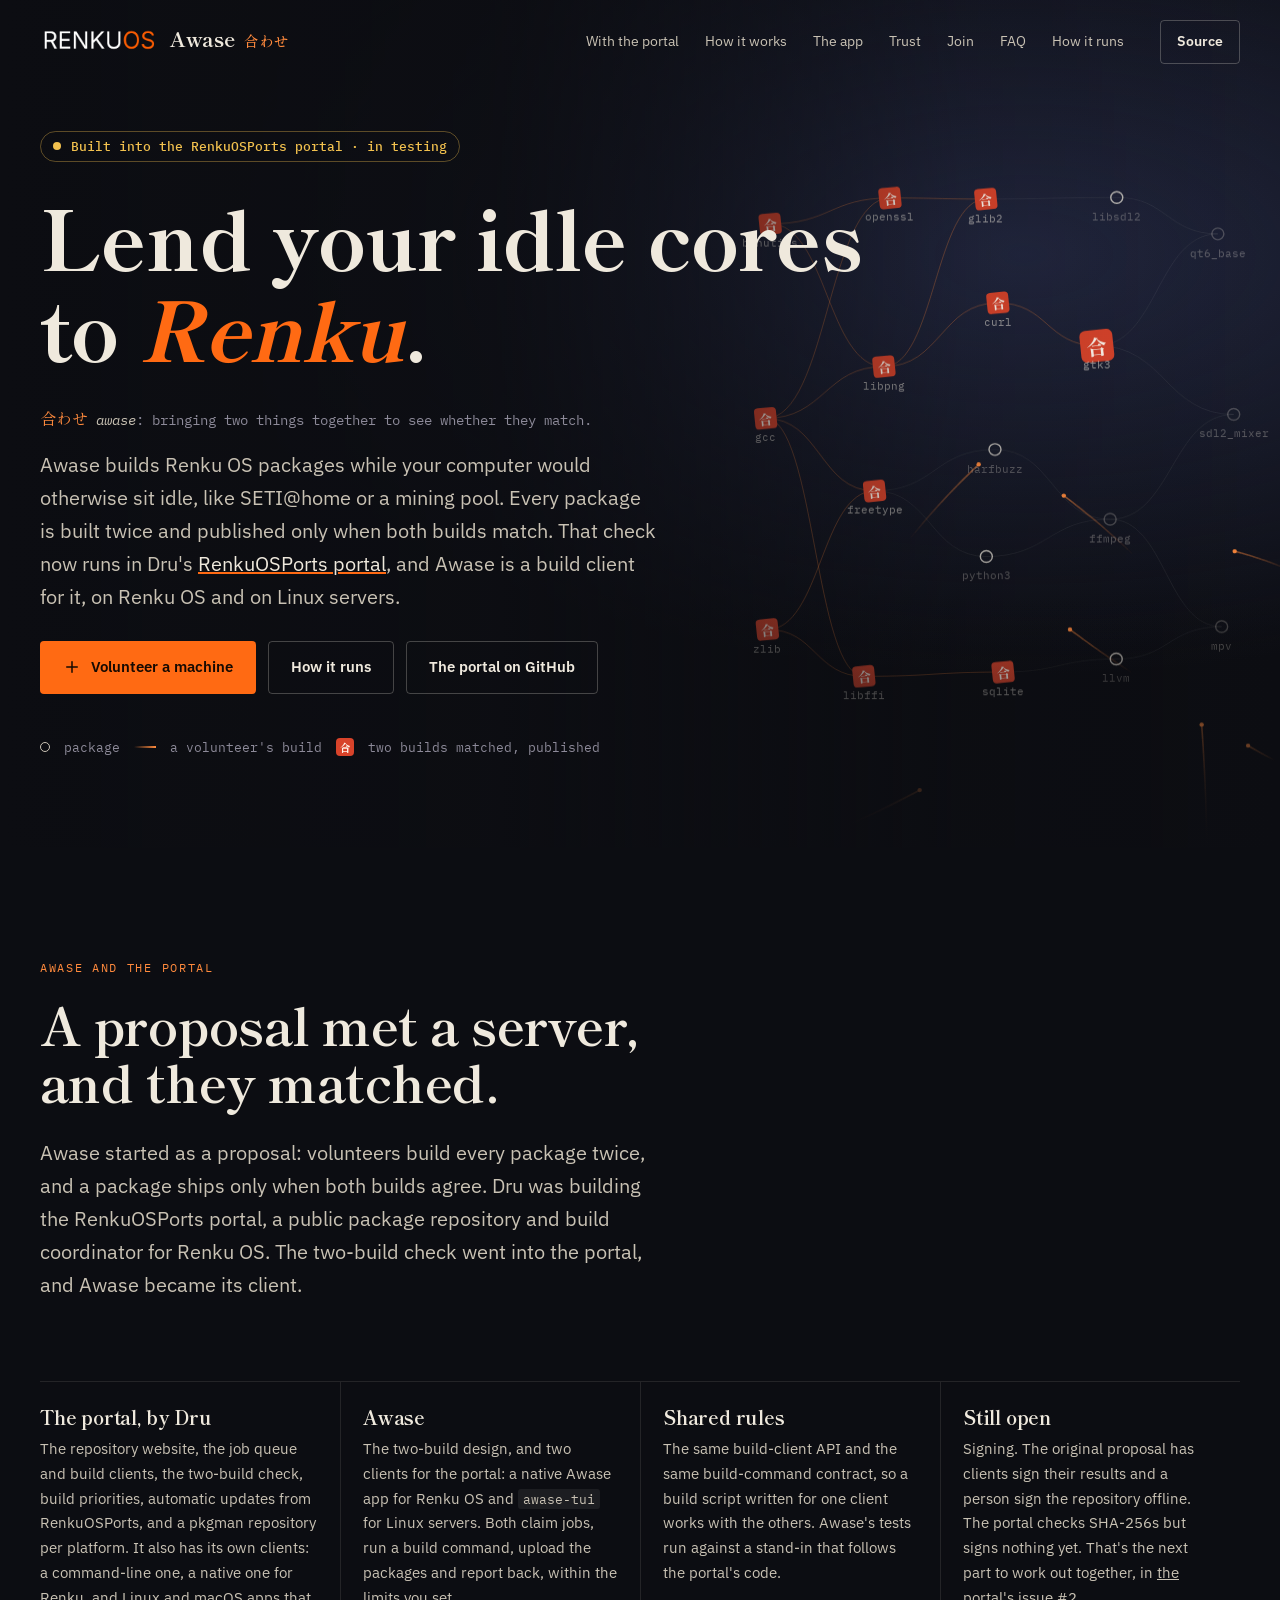
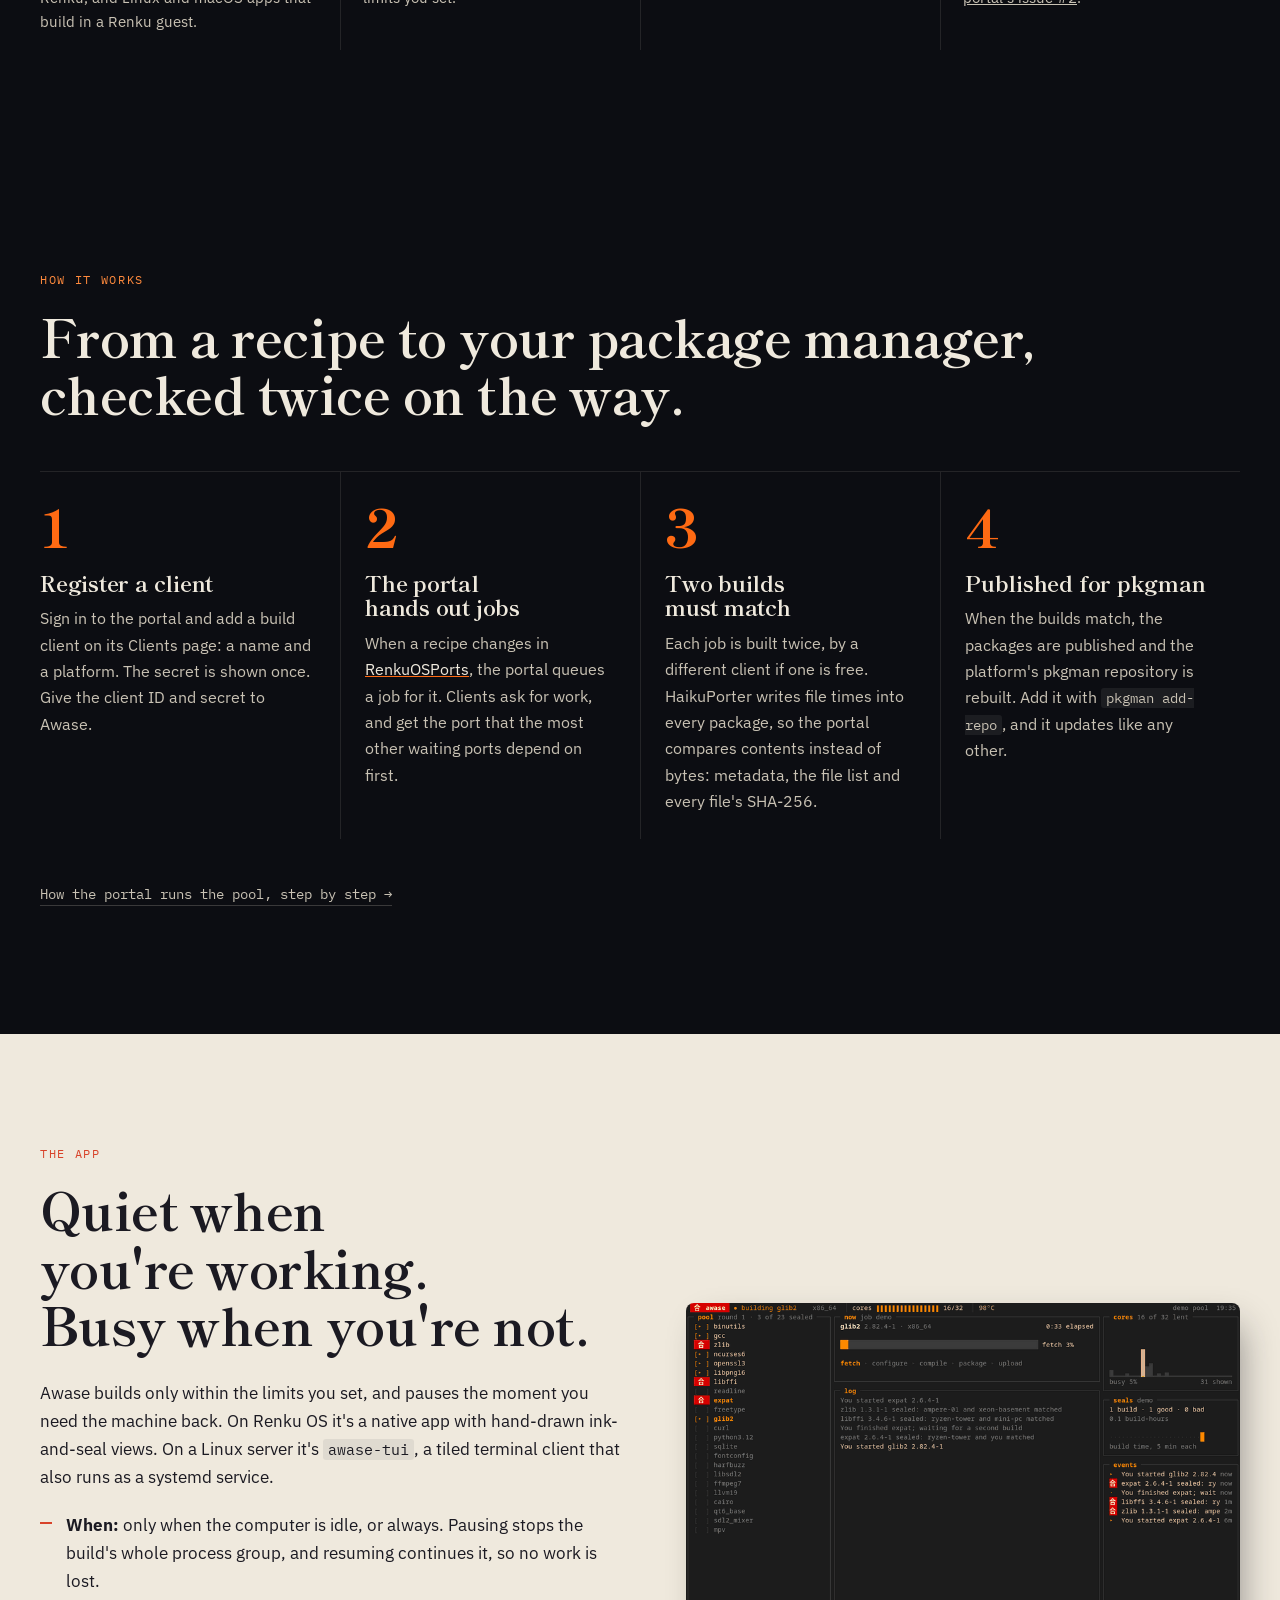
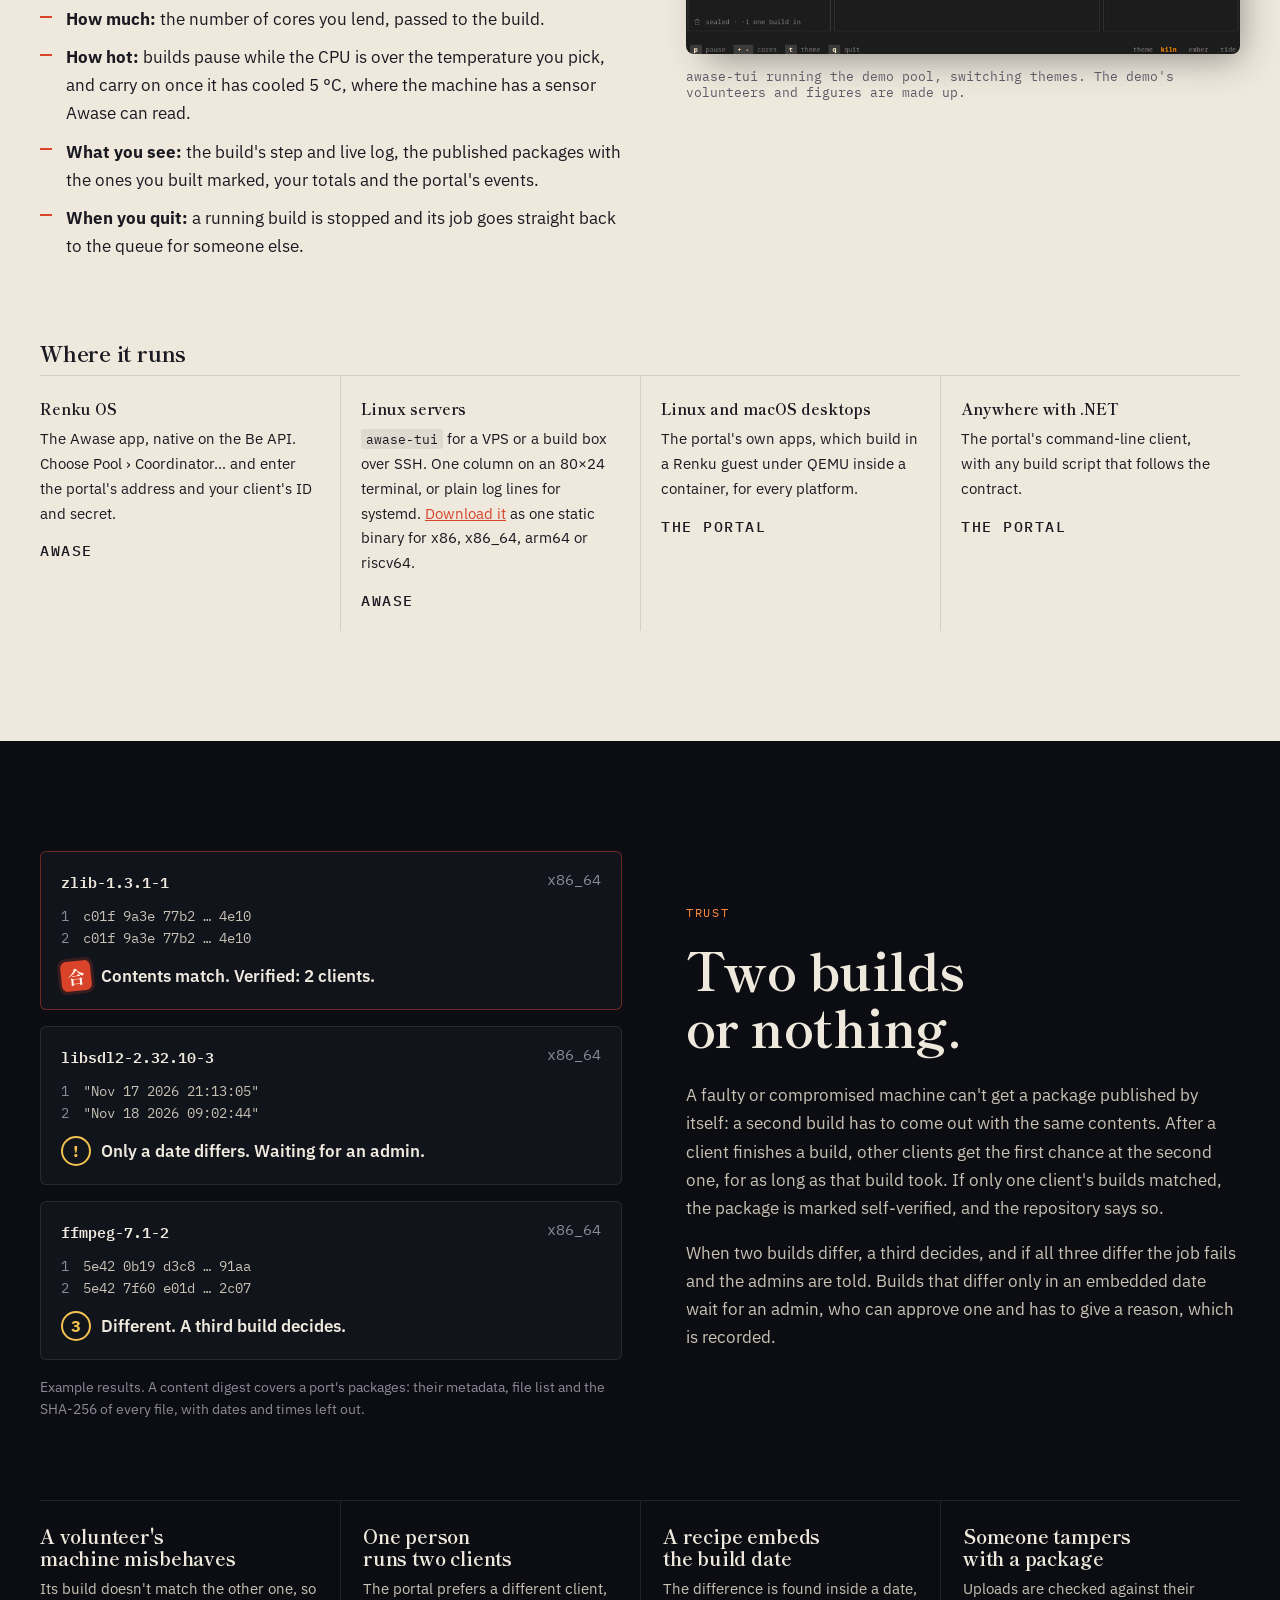
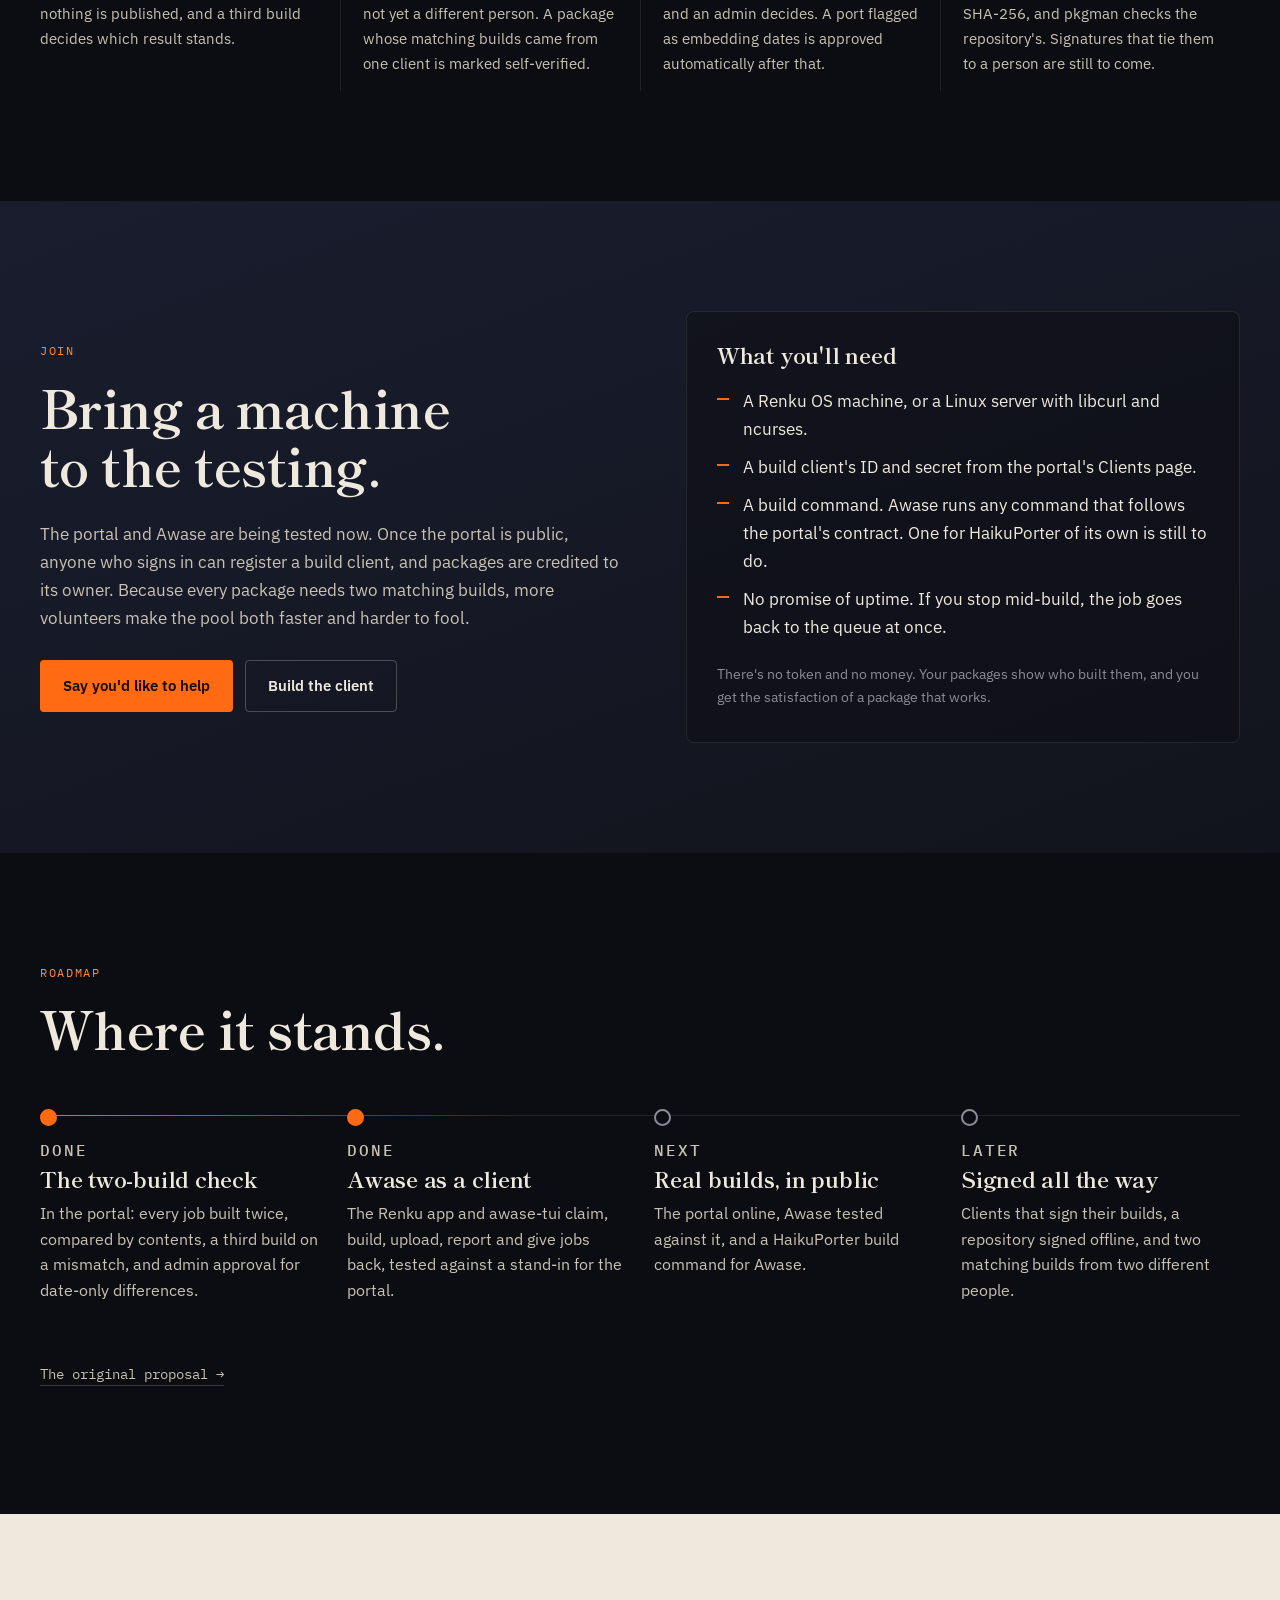
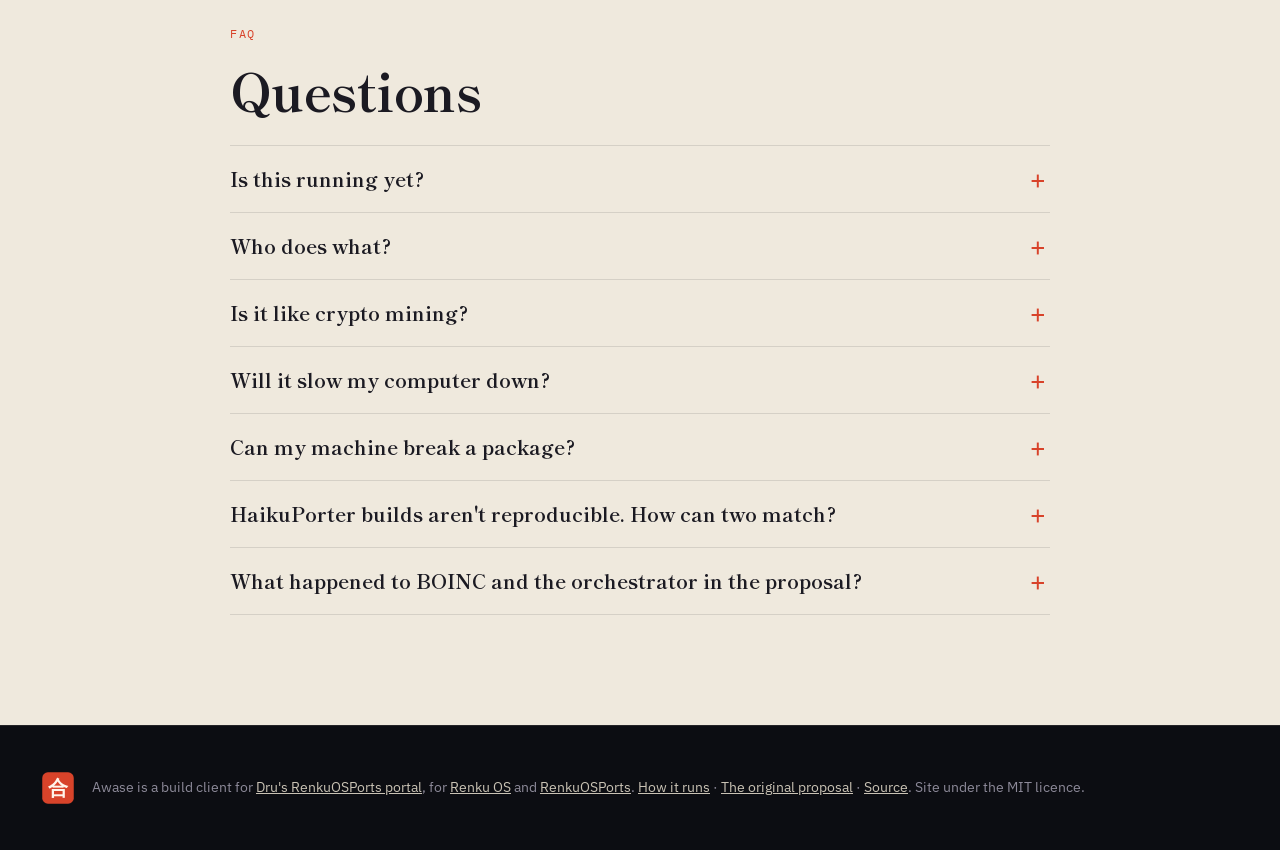
<file: index.html>
<!doctype html>
<html lang="en">
<head>
<meta charset="utf-8">
<meta name="viewport" content="width=device-width, initial-scale=1, viewport-fit=cover">
<title>Awase · volunteer builds for Renku OS</title>
<meta name="description" content="Lend your computer's idle time to build Renku OS packages. Every package is built twice and published only when both builds match: a check that now runs in the RenkuOSPorts portal, with Awase as its client.">
<meta property="og:title" content="Awase">
<meta property="og:description" content="Volunteer package builds for Renku OS. Two builds or nothing.">
<link rel="icon" href="assets/awase.svg" type="image/svg+xml">
<link rel="preconnect" href="https://fonts.googleapis.com">
<link rel="preconnect" href="https://fonts.gstatic.com" crossorigin>
<link rel="stylesheet" href="https://fonts.googleapis.com/css2?family=Shippori+Mincho:wght@500;700;800&family=IBM+Plex+Sans:wght@400;500;600&family=IBM+Plex+Mono:wght@400;500&display=swap">
<link rel="stylesheet" href="assets/style.css">
</head>
<body>
<a class="skip" href="#main">Skip to content</a>

<header class="site-header">
  <div class="wrap header-inner">
    <a class="brand" href="./" aria-label="Awase home">
      <img src="assets/logo.png" alt="Renku OS" width="600" height="201">
      <span class="brand-sub">Awase <span class="brand-kanji">合わせ</span></span>
    </a>
    <nav id="nav" aria-label="Sections">
      <a href="#together">With the portal</a>
      <a href="#how">How it works</a>
      <a href="#app">The app</a>
      <a href="#trust">Trust</a>
      <a href="#join">Join</a>
      <a href="#faq">FAQ</a>
      <a href="orchestration.html">How it runs</a>
    </nav>
    <button class="menu-toggle" aria-controls="nav" aria-expanded="false">Menu</button>
    <a class="btn btn-ghost header-cta" href="https://github.com/idumych/awase">Source</a>
  </div>
</header>

<main id="main">

<section class="hero">
  <canvas id="loom" aria-hidden="true"></canvas>
  <div class="wrap hero-inner">
    <p class="status"><span class="dot"></span>Built into the RenkuOSPorts portal · in testing</p>
    <h1>Lend your idle cores<br>to <span class="ink-fire">Renku</span>.</h1>
    <p class="name-note"><span lang="ja">合わせ</span> <i>awase</i>: bringing two things together to see whether they match.</p>
    <p class="lead">Awase builds Renku OS packages while your computer would otherwise sit idle, like SETI@home or a mining pool. Every package is built twice and published only when both builds match. That check now runs in Dru's <a href="https://github.com/Druware/RenkuOSPorts-Portal">RenkuOSPorts portal</a>, and Awase is a build client for it, on Renku OS and on Linux servers.</p>
    <div class="actions">
      <a class="btn btn-fire" href="#join">
        <svg viewBox="0 0 24 24" aria-hidden="true"><path d="M12 5v14M5 12h14"/></svg>
        Volunteer a machine
      </a>
      <a class="btn btn-ghost" href="orchestration.html">How it runs</a>
      <a class="btn btn-ghost" href="https://github.com/Druware/RenkuOSPorts-Portal">The portal on GitHub</a>
    </div>
    <p class="hero-key"><span class="k-node"></span>package <span class="k-thread"></span>a volunteer's build <span class="k-seal">合</span>two builds matched, published</p>
  </div>
</section>

<section id="together" class="band">
  <div class="wrap">
    <p class="label">Awase and the portal</p>
    <h2>A proposal met a server,<br>and they matched.</h2>
    <p class="lead">Awase started as a proposal: volunteers build every package twice, and a package ships only when both builds agree. Dru was building the RenkuOSPorts portal, a public package repository and build coordinator for Renku OS. The two-build check went into the portal, and Awase became its client.</p>
    <div class="threats">
      <div><h3>The portal, by Dru</h3><p>The repository website, the job queue and build clients, the two-build check, build priorities, automatic updates from RenkuOSPorts, and a pkgman repository per platform. It also has its own clients: a command-line one, a native one for Renku, and Linux and macOS apps that build in a Renku guest.</p></div>
      <div><h3>Awase</h3><p>The two-build design, and two clients for the portal: a native Awase app for Renku OS and <code>awase-tui</code> for Linux servers. Both claim jobs, run a build command, upload the packages and report back, within the limits you set.</p></div>
      <div><h3>Shared rules</h3><p>The same build-client API and the same build-command contract, so a build script written for one client works with the others. Awase's tests run against a stand-in that follows the portal's code.</p></div>
      <div><h3>Still open</h3><p>Signing. The original proposal has clients sign their results and a person sign the repository offline. The portal checks SHA-256s but signs nothing yet. That's the next part to work out together, in <a href="https://github.com/Druware/RenkuOSPorts-Portal/issues/2">the portal's issue #2</a>.</p></div>
    </div>
  </div>
</section>

<section id="how" class="band">
  <div class="wrap">
    <p class="label">How it works</p>
    <h2>From a recipe to your package manager,<br>checked twice on the way.</h2>
    <ol class="steps">
      <li>
        <span class="step-n">1</span>
        <h3>Register a client</h3>
        <p>Sign in to the portal and add a build client on its Clients page: a name and a platform. The secret is shown once. Give the client ID and secret to Awase.</p>
      </li>
      <li>
        <span class="step-n">2</span>
        <h3>The portal hands out jobs</h3>
        <p>When a recipe changes in <a href="https://github.com/RenkuOS/RenkuOSPorts">RenkuOSPorts</a>, the portal queues a job for it. Clients ask for work, and get the port that the most other waiting ports depend on first.</p>
      </li>
      <li>
        <span class="step-n">3</span>
        <h3>Two builds must match</h3>
        <p>Each job is built twice, by a different client if one is free. HaikuPorter writes file times into every package, so the portal compares contents instead of bytes: metadata, the file list and every file's SHA-256.</p>
      </li>
      <li>
        <span class="step-n">4</span>
        <h3>Published for pkgman</h3>
        <p>When the builds match, the packages are published and the platform's pkgman repository is rebuilt. Add it with <code>pkgman add-repo</code>, and it updates like any other.</p>
      </li>
    </ol>
    <p class="road-more"><a class="text-link" href="orchestration.html">How the portal runs the pool, step by step →</a></p>
  </div>
</section>

<section id="app" class="band band-paper">
  <div class="wrap split">
    <div class="split-text">
      <p class="label">The app</p>
      <h2>Quiet when you're working.<br>Busy when you're not.</h2>
      <p>Awase builds only within the limits you set, and pauses the moment you need the machine back. On Renku OS it's a native app with hand-drawn ink-and-seal views. On a Linux server it's <code>awase-tui</code>, a tiled terminal client that also runs as a systemd service.</p>
      <ul class="ticks">
        <li><strong>When:</strong> only when the computer is idle, or always. Pausing stops the build's whole process group, and resuming continues it, so no work is lost.</li>
        <li><strong>How much:</strong> the number of cores you lend, passed to the build.</li>
        <li><strong>How hot:</strong> builds pause while the CPU is over the temperature you pick, and carry on once it has cooled 5 °C, where the machine has a sensor Awase can read.</li>
        <li><strong>What you see:</strong> the build's step and live log, the published packages with the ones you built marked, your totals and the portal's events.</li>
        <li><strong>When you quit:</strong> a running build is stopped and its job goes straight back to the queue for someone else.</li>
      </ul>
    </div>
    <figure class="mock">
      <img src="client/docs/awase-tui.gif" alt="awase-tui in a terminal: the package list, a build with its steps and log, CPU use per core, totals and events, switching between its kiln, ember and tide themes" width="880" height="557" loading="lazy">
      <figcaption>awase-tui running the demo pool, switching themes. The demo's volunteers and figures are made up.</figcaption>
    </figure>
  </div>
  <div class="wrap">
    <h3 class="platforms-h">Where it runs</h3>
    <div class="platforms">
      <div class="plat">
        <p class="plat-name">Renku OS</p>
        <p>The Awase app, native on the Be API. Choose Pool › Coordinator… and enter the portal's address and your client's ID and secret.</p>
        <p class="plat-when">Awase</p>
      </div>
      <div class="plat">
        <p class="plat-name">Linux servers</p>
        <p><code>awase-tui</code> for a VPS or a build box over SSH. One column on an 80×24 terminal, or plain log lines for systemd. <a href="https://github.com/idumych/awase/releases">Download it</a> as one static binary for x86, x86_64, arm64 or riscv64.</p>
        <p class="plat-when">Awase</p>
      </div>
      <div class="plat">
        <p class="plat-name">Linux and macOS desktops</p>
        <p>The portal's own apps, which build in a Renku guest under QEMU inside a container, for every platform.</p>
        <p class="plat-when">The portal</p>
      </div>
      <div class="plat">
        <p class="plat-name">Anywhere with .NET</p>
        <p>The portal's command-line client, with any build script that follows the contract.</p>
        <p class="plat-when">The portal</p>
      </div>
    </div>
  </div>
</section>

<section id="trust" class="band">
  <div class="wrap split split-rev">
    <div class="split-text">
      <p class="label">Trust</p>
      <h2>Two builds or nothing.</h2>
      <p>A faulty or compromised machine can't get a package published by itself: a second build has to come out with the same contents. After a client finishes a build, other clients get the first chance at the second one, for as long as that build took. If only one client's builds matched, the package is marked self-verified, and the repository says so.</p>
      <p>When two builds differ, a third decides, and if all three differ the job fails and the admins are told. Builds that differ only in an embedded date wait for an admin, who can approve one and has to give a reason, which is recorded.</p>
    </div>
    <div class="ledger" aria-label="Example: three jobs, one matched, one differing only in a date, one differing for real">
      <div class="job job-ok">
        <p class="job-name">zlib-1.3.1-1 <span>x86_64</span></p>
        <p class="hash"><i>1</i>c01f 9a3e 77b2 … 4e10</p>
        <p class="hash"><i>2</i>c01f 9a3e 77b2 … 4e10</p>
        <p class="verdict"><span class="seal">合</span>Contents match. Verified: 2 clients.</p>
      </div>
      <div class="job job-bad">
        <p class="job-name">libsdl2-2.32.10-3 <span>x86_64</span></p>
        <p class="hash"><i>1</i>"Nov 17 2026 21:13:05"</p>
        <p class="hash"><i>2</i>"Nov 18 2026 09:02:44"</p>
        <p class="verdict"><span class="flag">!</span>Only a date differs. Waiting for an admin.</p>
      </div>
      <div class="job job-bad">
        <p class="job-name">ffmpeg-7.1-2 <span>x86_64</span></p>
        <p class="hash"><i>1</i>5e42 0b19 d3c8 … 91aa</p>
        <p class="hash"><i>2</i>5e42 7f60 e01d … 2c07</p>
        <p class="verdict"><span class="flag">3</span>Different. A third build decides.</p>
      </div>
      <p class="ledger-note">Example results. A content digest covers a port's packages: their metadata, file list and the SHA-256 of every file, with dates and times left out.</p>
    </div>
  </div>
  <div class="wrap">
    <div class="threats">
      <div><h3>A volunteer's machine misbehaves</h3><p>Its build doesn't match the other one, so nothing is published, and a third build decides which result stands.</p></div>
      <div><h3>One person runs two clients</h3><p>The portal prefers a different client, not yet a different person. A package whose matching builds came from one client is marked self-verified.</p></div>
      <div><h3>A recipe embeds the build date</h3><p>The difference is found inside a date, and an admin decides. A port flagged as embedding dates is approved automatically after that.</p></div>
      <div><h3>Someone tampers with a package</h3><p>Uploads are checked against their SHA-256, and pkgman checks the repository's. Signatures that tie them to a person are still to come.</p></div>
    </div>
  </div>
</section>

<section id="join" class="band band-indigo">
  <div class="wrap split">
    <div class="split-text">
      <p class="label">Join</p>
      <h2>Bring a machine to the testing.</h2>
      <p>The portal and Awase are being tested now. Once the portal is public, anyone who signs in can register a build client, and packages are credited to its owner. Because every package needs two matching builds, more volunteers make the pool both faster and harder to fool.</p>
      <div class="actions">
        <a class="btn btn-fire" href="https://github.com/RenkuOS/RenkuOSPorts/issues">Say you'd like to help</a>
        <a class="btn btn-ghost" href="https://github.com/idumych/awase/tree/main/client">Build the client</a>
      </div>
    </div>
    <div class="needs">
      <h3>What you'll need</h3>
      <ul class="ticks">
        <li>A Renku OS machine, or a Linux server with libcurl and ncurses.</li>
        <li>A build client's ID and secret from the portal's Clients page.</li>
        <li>A build command. Awase runs any command that follows the portal's contract. One for HaikuPorter of its own is still to do.</li>
        <li>No promise of uptime. If you stop mid-build, the job goes back to the queue at once.</li>
      </ul>
      <p class="muted small">There's no token and no money. Your packages show who built them, and you get the satisfaction of a package that works.</p>
    </div>
  </div>
</section>

<section id="roadmap" class="band">
  <div class="wrap">
    <p class="label">Roadmap</p>
    <h2>Where it stands.</h2>
    <ol class="road">
      <li class="done"><p class="road-n">Done</p><h3>The two-build check</h3><p>In the portal: every job built twice, compared by contents, a third build on a mismatch, and admin approval for date-only differences.</p></li>
      <li class="done"><p class="road-n">Done</p><h3>Awase as a client</h3><p>The Renku app and awase-tui claim, build, upload, report and give jobs back, tested against a stand-in for the portal.</p></li>
      <li><p class="road-n">Next</p><h3>Real builds, in public</h3><p>The portal online, Awase tested against it, and a HaikuPorter build command for Awase.</p></li>
      <li><p class="road-n">Later</p><h3>Signed all the way</h3><p>Clients that sign their builds, a repository signed offline, and two matching builds from two different people.</p></li>
    </ol>
    <p class="road-more"><a class="text-link" href="https://github.com/idumych/awase/blob/main/PROPOSAL.md">The original proposal →</a></p>
  </div>
</section>

<section id="faq" class="band band-paper">
  <div class="wrap faq-wrap">
    <p class="label">FAQ</p>
    <h2>Questions</h2>
    <div class="faq">
      <details>
        <summary>Is this running yet?</summary>
        <p>Being tested. Dru's portal runs in Docker Compose, with a plan for hosting it on Azure, and builds every job twice. Awase's clients have been tested against a stand-in that follows the portal's code, but not yet against the real server or with real HaikuPorter builds.</p>
      </details>
      <details>
        <summary>Who does what?</summary>
        <p>Dru wrote the RenkuOSPorts portal: the server, the repository, the queue and the two-build check in it, and the portal's own clients. Awase brought the two-build design and its own clients, the Renku app and awase-tui.</p>
      </details>
      <details>
        <summary>Is it like crypto mining?</summary>
        <p>Only in shape: a pool hands out work and keeps score. There's no currency, no reward and no money. The work is compiling packages that people use.</p>
      </details>
      <details>
        <summary>Will it slow my computer down?</summary>
        <p>Not while you're using it, if you choose "When idle". You can also choose how many cores to lend and a temperature to pause above, and pause it at any time.</p>
      </details>
      <details>
        <summary>Can my machine break a package?</summary>
        <p>Not on its own. Every package needs a second build with the same contents, and a disagreement brings in a third build or an admin.</p>
      </details>
      <details>
        <summary>HaikuPorter builds aren't reproducible. How can two match?</summary>
        <p>They aren't byte for byte: every package records file times. So the portal unpacks each package and compares what's inside, with dates and times left out. Two builds of the same recipe then match, and a real difference still shows.</p>
      </details>
      <details>
        <summary>What happened to BOINC and the orchestrator in the proposal?</summary>
        <p>The proposal suggested a small pool server of its own, or trying BOINC first. The portal turned out to be that server, built for RenkuOSPorts from the start, so neither is needed now.</p>
      </details>
    </div>
  </div>
</section>

</main>

<footer class="site-footer">
  <div class="wrap footer-inner">
    <img src="assets/awase.svg" alt="" width="36" height="36">
    <p>Awase is a build client for <a href="https://github.com/Druware/RenkuOSPorts-Portal">Dru's RenkuOSPorts portal</a>, for <a href="https://renkuos.org/">Renku OS</a> and <a href="https://github.com/RenkuOS/RenkuOSPorts">RenkuOSPorts</a>. <a href="orchestration.html">How it runs</a> · <a href="https://github.com/idumych/awase/blob/main/PROPOSAL.md">The original proposal</a> · <a href="https://github.com/idumych/awase">Source</a>. Site under the MIT licence.</p>
  </div>
</footer>

<script src="assets/pool.js"></script>
</body>
</html>
</file>
<file: assets/style.css>
/* Renku Build Pool.
   The Renku OS draft site's palette (night ink, washi paper, a vermilion
   seal) applied to a pool of volunteer builds: packages are sealed when two
   builds match. */
:root{
  --night:#0c0d12;--night-2:#12141c;--indigo:#191d2e;--indigo-2:#232842;
  --washi:#efe9dd;--washi-2:#c9c2b4;--muted:#8d8a99;--line:rgb(239 233 221 / .1);
  --fire:#ff6a13;--fire-2:#ff8a3d;--seal:#d8432a;--gold:#f2c14e;
  --paper:#efe9dd;--paper-ink:#1b1a22;--paper-muted:#5d5866;--paper-line:rgb(27 26 34 / .12);
  --serif:"Shippori Mincho","Hiragino Mincho ProN","Yu Mincho",Georgia,serif;
  --sans:"IBM Plex Sans",system-ui,-apple-system,"Segoe UI",Roboto,sans-serif;
  --mono:"IBM Plex Mono",ui-monospace,Menlo,Consolas,monospace;
  color-scheme:dark}
*{box-sizing:border-box}
html{scroll-behavior:smooth}
@media (prefers-reduced-motion:reduce){html{scroll-behavior:auto}}
body{margin:0;background:var(--night);color:var(--washi);font-family:var(--sans);font-size:17px;line-height:1.65;-webkit-font-smoothing:antialiased;overflow-x:hidden}
img{display:block;max-width:100%;height:auto}
a{color:inherit}
a:focus-visible,button:focus-visible,summary:focus-visible{outline:2px solid var(--gold);outline-offset:4px;border-radius:4px}
h1,h2,h3{font-family:var(--serif);font-weight:700;line-height:1.12;margin:0 0 .5em;letter-spacing:-.01em;text-wrap:balance}
h1{font-size:clamp(42px,6.4vw,88px);font-weight:800}
h2{font-size:clamp(30px,4vw,52px)}
h3{font-size:22px}
p{margin:0 0 1em}
.wrap{width:min(1200px,calc(100% - 32px));margin-inline:auto;padding-left:env(safe-area-inset-left,0px);padding-right:env(safe-area-inset-right,0px)}
@media (min-width:720px){.wrap{width:min(1200px,calc(100% - 80px))}}
.skip{position:fixed;top:-60px;left:16px;background:var(--washi);color:var(--night);padding:10px 14px;z-index:100}.skip:focus{top:12px}
.lead{font-size:clamp(17px,1.6vw,20px);color:var(--washi-2);max-width:620px}
.muted{color:var(--muted)}.small{font-size:14px}
.ink-fire{color:var(--fire);font-style:italic}
.label{font-family:var(--mono);font-size:12px;letter-spacing:.14em;text-transform:uppercase;color:var(--fire-2);margin-bottom:18px}

/* Buttons */
.btn{display:inline-flex;align-items:center;gap:10px;padding:13px 22px;font-weight:600;font-size:15px;text-decoration:none;border-radius:4px;border:1px solid transparent;transition:transform .2s,box-shadow .2s,background .2s,border-color .2s}
.btn svg{width:18px;height:18px;fill:none;stroke:currentColor;stroke-width:2;stroke-linecap:round}
.btn-fire{background:var(--fire);color:#160a02}
.btn-fire:hover{transform:translateY(-2px);box-shadow:0 10px 30px -8px rgb(255 106 19 / .7)}
.btn-ghost{border-color:rgb(239 233 221 / .25);color:var(--washi)}
.btn-ghost:hover{border-color:var(--washi);background:rgb(239 233 221 / .05)}
.actions{display:flex;flex-wrap:wrap;gap:12px;margin-top:28px}

/* Header */
.site-header{position:absolute;inset:0 0 auto;z-index:20;padding-top:env(safe-area-inset-top,0px)}
.header-inner{display:flex;align-items:center;gap:24px;min-height:84px}
.brand{display:flex;align-items:baseline;gap:12px;text-decoration:none}
.brand img{width:118px;align-self:center}
.brand-sub{font-family:var(--serif);font-weight:700;font-size:20px;color:var(--washi);white-space:nowrap}
.site-header nav{display:flex;gap:2px;margin-left:auto}
.site-header nav a{font-size:14px;color:var(--washi-2);text-decoration:none;padding:8px 12px;position:relative}
.site-header nav a::after{content:"";position:absolute;left:12px;right:12px;bottom:4px;height:1px;background:var(--fire);transform:scaleX(0);transform-origin:left;transition:transform .25s}
.site-header nav a:hover{color:var(--washi)}.site-header nav a:hover::after{transform:scaleX(1)}
.header-cta{padding:9px 16px;font-size:14px}
.menu-toggle{display:none;margin-left:auto;background:none;border:1px solid var(--line);color:var(--washi);font:500 13px var(--mono);padding:8px 12px;border-radius:4px;cursor:pointer}
@media (max-width:900px){
  .menu-toggle{display:block}
  .header-cta{display:none}
  .site-header nav{display:none;position:absolute;top:76px;left:16px;right:16px;flex-direction:column;background:var(--indigo);border:1px solid var(--line);padding:8px;border-radius:6px}
  .site-header nav.open{display:flex}
}

/* Hero */
.hero{position:relative;min-height:min(92vh,900px);min-height:min(92svh,900px);display:flex;align-items:center;padding:130px 0 80px;overflow:hidden;
  background:radial-gradient(1200px 600px at 80% 30%,rgb(35 40 66 / .9),transparent 70%),var(--night)}
#loom{position:absolute;inset:0;width:100%;height:100%}
.hero::after{content:"";position:absolute;inset:0;pointer-events:none;
  background:linear-gradient(90deg,var(--night) 0%,rgb(12 13 18 / .86) 38%,rgb(12 13 18 / .1) 75%,transparent),linear-gradient(0deg,var(--night),transparent 30%)}
.hero-inner{position:relative;z-index:2}
.status{display:inline-flex;align-items:center;gap:10px;font:500 13px var(--mono);color:var(--gold);border:1px solid rgb(242 193 78 / .35);padding:6px 12px;border-radius:999px;margin-bottom:28px}
.status .dot{width:8px;height:8px;border-radius:50%;background:var(--gold);box-shadow:0 0 0 0 rgb(242 193 78 / .6);animation:pulse 2.4s infinite}
@keyframes pulse{70%{box-shadow:0 0 0 8px rgb(242 193 78 / 0)}100%{box-shadow:0 0 0 0 rgb(242 193 78 / 0)}}
@media (prefers-reduced-motion:reduce){.status .dot{animation:none}}
.hero-key{display:flex;flex-wrap:wrap;align-items:center;gap:8px 14px;margin-top:44px;font:400 12.5px var(--mono);color:var(--muted)}
.k-node{width:10px;height:10px;border-radius:50%;border:1.5px solid var(--washi-2)}
.k-thread{width:22px;height:2px;background:linear-gradient(90deg,transparent,var(--fire-2))}
.k-seal{display:inline-grid;place-items:center;width:18px;height:18px;border-radius:4px;background:var(--seal);color:#fff4ea;font:800 11px var(--serif)}

/* Bands */
.band{padding:110px 0;position:relative}
.band-paper{background:var(--paper);color:var(--paper-ink)}
.band-paper .label{color:var(--seal)}
.band-paper a{color:var(--seal)}
.band-indigo{background:linear-gradient(160deg,var(--indigo),var(--night-2))}
@media (max-width:720px){.band{padding:80px 0}}

/* Steps: a real sequence */
.steps{list-style:none;margin:48px 0 0;padding:0;display:grid;grid-template-columns:repeat(4,1fr);gap:0;border-top:1px solid var(--line)}
.steps li{padding:28px 24px 8px 0;position:relative;min-width:0}
.steps li+li{padding-left:24px;border-left:1px solid var(--line)}
.step-n{display:block;font:800 52px/1 var(--serif);color:var(--fire);margin-bottom:18px}
.steps p{color:var(--washi-2);font-size:16px}
.steps a{color:var(--washi);text-decoration-color:var(--fire)}
@media (max-width:960px){.steps{grid-template-columns:1fr 1fr}.steps li:nth-child(3){padding-left:0;border-left:none}.steps li:nth-child(n+3){border-top:1px solid var(--line)}}
@media (max-width:560px){.steps{grid-template-columns:1fr}.steps li,.steps li+li{padding-left:0;border-left:none}.steps li+li{border-top:1px solid var(--line)}}

/* Split sections */
.split{display:grid;grid-template-columns:1.05fr 1fr;gap:64px;align-items:center}
.split>*{min-width:0}
.split-rev .split-text{order:2}
@media (max-width:900px){.split{grid-template-columns:1fr;gap:44px}.split-rev .split-text{order:0}}
.ticks{list-style:none;padding:0;margin:20px 0 0;display:grid;gap:10px}
.ticks li{padding-left:26px;position:relative}
.ticks li::before{content:"";position:absolute;left:0;top:.62em;width:12px;height:2px;background:var(--fire)}
.band-paper .ticks li::before{background:var(--seal)}
.band-paper p,.band-paper .ticks{color:var(--paper-ink)}

/* Client window mock, BeOS-style */
.mock{margin:0}
.mock figcaption{font:400 12.5px var(--mono);color:var(--paper-muted);margin-top:14px}
.win{max-width:460px;margin-inline:auto;font:13px/1.45 var(--sans);color:#111;filter:drop-shadow(10px 14px 24px rgb(27 26 34 / .28))}
.win-tab{display:inline-flex;align-items:center;gap:10px;background:#ffcb00;padding:4px 18px 4px 8px;border:1px solid #8a7300;border-bottom:none;font-weight:600}
.win-close{width:13px;height:13px;border:1px solid #7a6400;background:linear-gradient(135deg,#fff3b0,#e6b800)}
.win-body{background:#d8d8d8;border:1px solid #8c8c8c;padding:14px 16px;display:grid;gap:11px}
.win-row{display:flex;justify-content:space-between;gap:12px;flex-wrap:wrap}
.win-row b{font-variant-numeric:tabular-nums}
.win-small{font-size:12px;color:#444}
.win-bar{height:13px;border:1px solid #777;background:#f5f5f5;box-shadow:inset 1px 1px 0 #bbb}
.win-bar span{display:block;height:100%;width:62%;background:linear-gradient(#5aa0e6,#2f7fd1);animation:fill 9s ease-in-out infinite alternate}
@keyframes fill{from{width:58%}to{width:66%}}
@media (prefers-reduced-motion:reduce){.win-bar span{animation:none}}
.win-queue{display:grid;gap:3px;font:12px/1.4 var(--mono);background:#fff;border:1px solid #9a9a9a;padding:6px 8px}
.win-queue i{font-style:normal;color:#777;margin-right:8px}
.win-buttons{display:flex;justify-content:flex-end;gap:8px}
.wbtn{border:1px solid #777;background:linear-gradient(#fdfdfd,#d6d6d6);padding:3px 14px;border-radius:3px}
.wbtn-def{outline:2px solid #6b6b6b;outline-offset:1px}

.platforms-h{margin-top:80px}
.platforms{display:grid;grid-template-columns:repeat(4,1fr);gap:0;border-top:1px solid var(--paper-line)}
.plat{padding:22px 20px 6px 0;min-width:0}
.plat+.plat{padding-left:20px;border-left:1px solid var(--paper-line)}
.plat-name{font:700 19px var(--serif);margin-bottom:8px}
.plat p{font-size:15px}
.plat-when{font:500 12px var(--mono);letter-spacing:.1em;text-transform:uppercase;color:var(--seal)}
@media (max-width:900px){.platforms{grid-template-columns:1fr 1fr}.plat:nth-child(3){padding-left:0;border-left:none}.plat:nth-child(n+3){border-top:1px solid var(--paper-line)}}
@media (max-width:520px){.platforms{grid-template-columns:1fr}.plat,.plat+.plat{padding-left:0;border-left:none}.plat+.plat{border-top:1px solid var(--paper-line)}}

/* Trust ledger */
.split-text p{color:var(--washi-2)}
.band-paper .split-text p{color:var(--paper-ink)}
.ledger{display:grid;gap:16px}
.job{border:1px solid var(--line);background:var(--night-2);border-radius:6px;padding:18px 20px;position:relative;overflow:hidden}
.job-ok{border-color:rgb(216 67 42 / .45)}
.job-name{font:600 15px var(--mono);margin-bottom:12px;display:flex;justify-content:space-between;gap:12px;flex-wrap:wrap}
.job-name span{color:var(--muted);font-weight:400}
.hash{font:400 14px var(--mono);margin:0 0 4px;color:var(--washi-2);overflow-wrap:anywhere}
.hash i{font-style:normal;display:inline-block;width:22px;color:var(--muted)}
.job-bad .hash:last-of-type{color:var(--gold)}
.verdict{display:flex;align-items:center;gap:10px;margin:14px 0 0;font-weight:600}
.seal{display:inline-grid;place-items:center;width:30px;height:30px;border-radius:6px;background:var(--seal);color:#fff4ea;font:800 18px var(--serif);transform:rotate(-6deg);box-shadow:0 0 0 3px rgb(216 67 42 / .2)}
.flag{display:inline-grid;place-items:center;width:30px;height:30px;border-radius:50%;border:2px solid var(--gold);color:var(--gold);font:700 16px var(--mono)}
.ledger-note{font-size:13.5px;color:var(--muted);margin:0}
.threats{display:grid;grid-template-columns:repeat(4,1fr);gap:0;margin-top:80px;border-top:1px solid var(--line)}
.threats>div{padding:24px 22px 0 0;min-width:0}
.threats>div+div{padding-left:22px;border-left:1px solid var(--line)}
.threats h3{font-size:19px}
.threats p{color:var(--washi-2);font-size:15px}
@media (max-width:960px){.threats{grid-template-columns:1fr 1fr}.threats>div:nth-child(3){padding-left:0;border-left:none}.threats>div:nth-child(n+3){border-top:1px solid var(--line)}}
@media (max-width:560px){.threats{grid-template-columns:1fr}.threats>div,.threats>div+div{padding-left:0;border-left:none}.threats>div+div{border-top:1px solid var(--line)}}

/* Join */
.needs{background:rgb(12 13 18 / .5);border:1px solid var(--line);border-radius:8px;padding:30px 30px 18px}
.needs .ticks{margin-bottom:22px}

/* Roadmap */
.road{list-style:none;padding:0;margin:48px 0 0;display:grid;grid-template-columns:repeat(4,1fr);gap:28px;position:relative}
.road::before{content:"";position:absolute;left:0;right:0;top:9px;height:1px;background:linear-gradient(90deg,var(--fire),var(--line) 40%)}
.road li{position:relative;padding-top:34px;min-width:0}
.road li::before{content:"";position:absolute;top:3px;left:0;width:13px;height:13px;border-radius:50%;background:var(--night);border:2px solid var(--muted)}
.road li:first-child::before{border-color:var(--fire);background:var(--fire)}
.road-n{font:500 12px var(--mono);letter-spacing:.12em;text-transform:uppercase;color:var(--fire-2);margin-bottom:6px}
.road p{color:var(--washi-2);font-size:15.5px}
@media (max-width:900px){.road{grid-template-columns:1fr 1fr}.road::before{display:none}}
@media (max-width:520px){.road{grid-template-columns:1fr}}

/* FAQ */
.faq-wrap{max-width:820px}
.faq{border-top:1px solid var(--paper-line);margin-top:24px}
.faq details{border-bottom:1px solid var(--paper-line)}
.faq summary{cursor:pointer;list-style:none;padding:20px 40px 20px 0;font:700 20px/1.3 var(--serif);position:relative}
.faq summary::-webkit-details-marker{display:none}
.faq summary::after{content:"+";position:absolute;right:4px;top:16px;font:400 26px var(--mono);color:var(--seal);transition:transform .2s}
.faq details[open] summary::after{transform:rotate(45deg)}
.faq details p{margin:0 0 22px;max-width:65ch;color:var(--paper-ink)}

/* Footer */
.site-footer{padding:44px 0 calc(44px + env(safe-area-inset-bottom,0px));border-top:1px solid var(--line)}
.footer-inner{display:flex;align-items:center;gap:16px}
.footer-inner p{margin:0;font-size:14px;color:var(--muted)}
.footer-inner a{color:var(--washi-2)}

/* The name */
.brand-kanji{font-weight:500;font-size:15px;color:var(--fire-2);margin-left:4px}
.name-note{font:400 14px var(--mono);color:var(--muted);margin:-8px 0 18px}
.name-note span{font-family:var(--serif);color:var(--fire-2);font-size:16px}
.name-note i{font-style:italic;color:var(--washi-2)}

@media (max-width:720px){#loom{opacity:.4}}

/* Document pages (orchestration.html) */
.doc-page .site-header{position:sticky;top:0;background:rgb(12 13 18 / .92);backdrop-filter:blur(8px);border-bottom:1px solid var(--line)}
.doc{padding:56px 0 100px}
.doc-wrap{display:grid;grid-template-columns:minmax(0,760px) 200px;justify-content:center;gap:24px 72px;align-items:start}
.doc-wrap>section,.doc-intro{grid-column:1;min-width:0}
.doc-intro h1{font-size:clamp(38px,5vw,64px)}
.doc-toc{grid-column:2;grid-row:1 / span 8;position:sticky;top:110px;border-left:1px solid var(--line);padding-left:20px}
.doc-toc ol{list-style:none;margin:0;padding:0;display:grid;gap:8px;font-size:14px}
.doc-toc a{color:var(--washi-2);text-decoration:none}.doc-toc a:hover{color:var(--fire)}
@media (max-width:960px){.doc-wrap{grid-template-columns:minmax(0,1fr)}.doc-toc{grid-column:1;grid-row:auto;position:static;border-left:none;padding-left:0;border-top:1px solid var(--line);padding-top:18px}}
.doc section{padding-top:64px;scroll-margin-top:90px}
.doc h2{font-size:clamp(28px,3.4vw,42px)}
.doc h3{font-size:20px;margin-top:32px}
.doc p,.doc li{color:var(--washi-2)}
.doc a{color:var(--washi);text-decoration-color:var(--fire)}
.doc strong{color:var(--washi)}
.doc code{font:13.5px var(--mono);background:rgb(239 233 221 / .07);padding:1px 5px;border-radius:3px;color:var(--washi)}
.doc pre{background:var(--night-2);border:1px solid var(--line);border-radius:6px;padding:16px 18px;overflow-x:auto;margin:16px 0;font:13px/1.6 var(--mono);color:var(--washi-2)}
.doc pre code{background:none;padding:0;color:inherit}
.doc pre.mermaid{background:var(--night-2);text-align:center;padding:20px}
.doc .scroll{overflow-x:auto;margin:16px 0}
.doc table{border-collapse:collapse;width:100%;min-width:36rem;font-size:15px}
.doc th,.doc td{text-align:left;vertical-align:top;padding:10px 12px;border-bottom:1px solid var(--line);color:var(--washi-2)}
.doc th{font:500 11.5px var(--mono);letter-spacing:.1em;text-transform:uppercase;color:var(--muted)}
.doc td:first-child{color:var(--washi);white-space:nowrap}
.defs{display:grid;grid-template-columns:repeat(2,minmax(0,1fr));gap:0;margin-top:28px;border-top:1px solid var(--line)}
.defs>div{padding:20px 22px 4px 0;min-width:0}
.defs>div:nth-child(even){padding-left:22px;border-left:1px solid var(--line)}
.defs>div:nth-child(n+3){border-top:1px solid var(--line)}
.defs h3{margin:0 0 6px;font-size:19px}
.defs p{font-size:15px}
@media (max-width:640px){.defs{grid-template-columns:1fr}.defs>div:nth-child(even){padding-left:0;border-left:none}.defs>div+div{border-top:1px solid var(--line)}}
.states{display:flex;flex-wrap:wrap;align-items:center;gap:8px;margin:20px 0 8px}
.st{font:500 13px var(--mono);border:1px solid rgb(239 233 221 / .2);border-radius:999px;padding:4px 12px;color:var(--washi-2)}
.st-seal{background:var(--seal);border-color:var(--seal);color:#fff4ea}
.arr{color:var(--muted)}
.flow{padding-left:22px;display:grid;gap:10px}
.flow li::marker{color:var(--fire);font-family:var(--mono)}
.two{display:grid;grid-template-columns:repeat(2,minmax(0,1fr));gap:16px;margin:16px 0}
@media (max-width:640px){.two{grid-template-columns:1fr}}
.box{border:1px solid var(--line);border-radius:8px;padding:18px 20px 6px;background:var(--night-2)}
.box-no{border-color:rgb(216 67 42 / .4)}
.box-h{font:600 15px var(--sans);color:var(--washi)!important;margin-bottom:6px}
.box-no .ticks li::before{background:var(--seal)}
.road-more{margin-top:40px}
.text-link{font-family:var(--mono);font-size:14px;color:var(--washi-2);text-decoration:none;border-bottom:1px solid rgb(239 233 221 / .2);padding-bottom:2px}
.text-link:hover{color:var(--fire);border-color:var(--fire)}
.doc pre.mermaid .label{font:inherit;letter-spacing:normal;text-transform:none;color:inherit;margin:0}
/* The four-lane overview diagram */
.lanes{display:grid;grid-template-columns:minmax(0,1fr) 40px minmax(0,1.1fr) 58px minmax(0,0.9fr) 44px minmax(0,1.1fr);align-items:center;gap:0;margin:28px 0 8px;padding:14px;background:var(--night-2);border:1px solid var(--line);border-radius:8px;overflow-x:auto}
.lane{display:flex;flex-direction:column;align-items:stretch;gap:7px;min-width:0;border:1px dashed rgb(239 233 221 / .14);border-radius:8px;padding:10px}
.lane-main{border-color:rgb(255 138 61 / .35)}
.lane-h{font:500 11px var(--mono)!important;letter-spacing:.12em;text-transform:uppercase;color:var(--fire-2)!important;margin:0 0 4px}
.lane-h small{display:block;text-transform:none;letter-spacing:0;color:var(--muted);font-size:11px}
.node{background:var(--indigo);border:1px solid rgb(239 233 221 / .18);border-radius:6px;padding:6px 6px;font:500 12.5px var(--sans);overflow-wrap:anywhere;color:var(--washi);text-align:center}
.node small{display:block;font:400 11px var(--mono);color:var(--muted)}
.node-db{border-radius:14px}
.node-fire{border-color:rgb(255 106 19 / .6)}
.node-seal{background:rgb(216 67 42 / .2);border-color:var(--seal)}
.pair{display:grid;grid-template-columns:1fr;gap:6px;padding-top:6px;border-top:1px dashed rgb(239 233 221 / .14)}
.pair .node{padding:7px 4px;font-size:12.5px}
.down{height:10px;width:1px;background:var(--muted);margin:0 auto;position:relative}
.down::after{content:"";position:absolute;bottom:-3px;left:-3px;border:3px solid transparent;border-top-color:var(--muted)}
.link{display:flex;flex-direction:column;align-items:center;justify-content:center;gap:4px;position:relative;min-height:40px}
.link::before{content:"";position:absolute;left:4px;right:4px;top:50%;height:1px;background:linear-gradient(90deg,var(--muted),var(--fire-2))}
.link span{position:relative;font:400 10px var(--mono);color:var(--washi-2);background:var(--night-2);padding:2px 3px;text-align:center;line-height:1.3}
.link-two::before{display:none}
.link-two span{border-bottom:1px solid var(--fire-2)}
.link-two span+span{border-bottom-color:var(--muted)}
@media (max-width:900px){
  .lanes{grid-template-columns:minmax(0,1fr);gap:4px}
  .link{min-height:34px}
  .link::before{left:50%;right:auto;top:0;bottom:0;width:1px;height:auto;background:linear-gradient(180deg,var(--muted),var(--fire-2))}
  .link-two{flex-direction:row;gap:12px}
}

/* Labels are paragraphs, and sections colour their paragraphs: keep the
   label colour above those rules. */
.split-text p.label,.doc p.label{color:var(--fire-2)}
.band-paper .split-text p.label{color:var(--seal)}

/* The real client on the home page, and code outside the document pages */
.mock img{width:100%;border-radius:8px;box-shadow:10px 14px 34px -10px rgb(27 26 34 / .45)}
main:not(.doc) code{font:.88em var(--mono);background:rgb(127 127 127 / .14);padding:1px 5px;border-radius:3px}
.lead a{color:var(--washi);text-decoration-color:var(--fire)}
.road li.done::before{border-color:var(--fire);background:var(--fire)}
</file>
